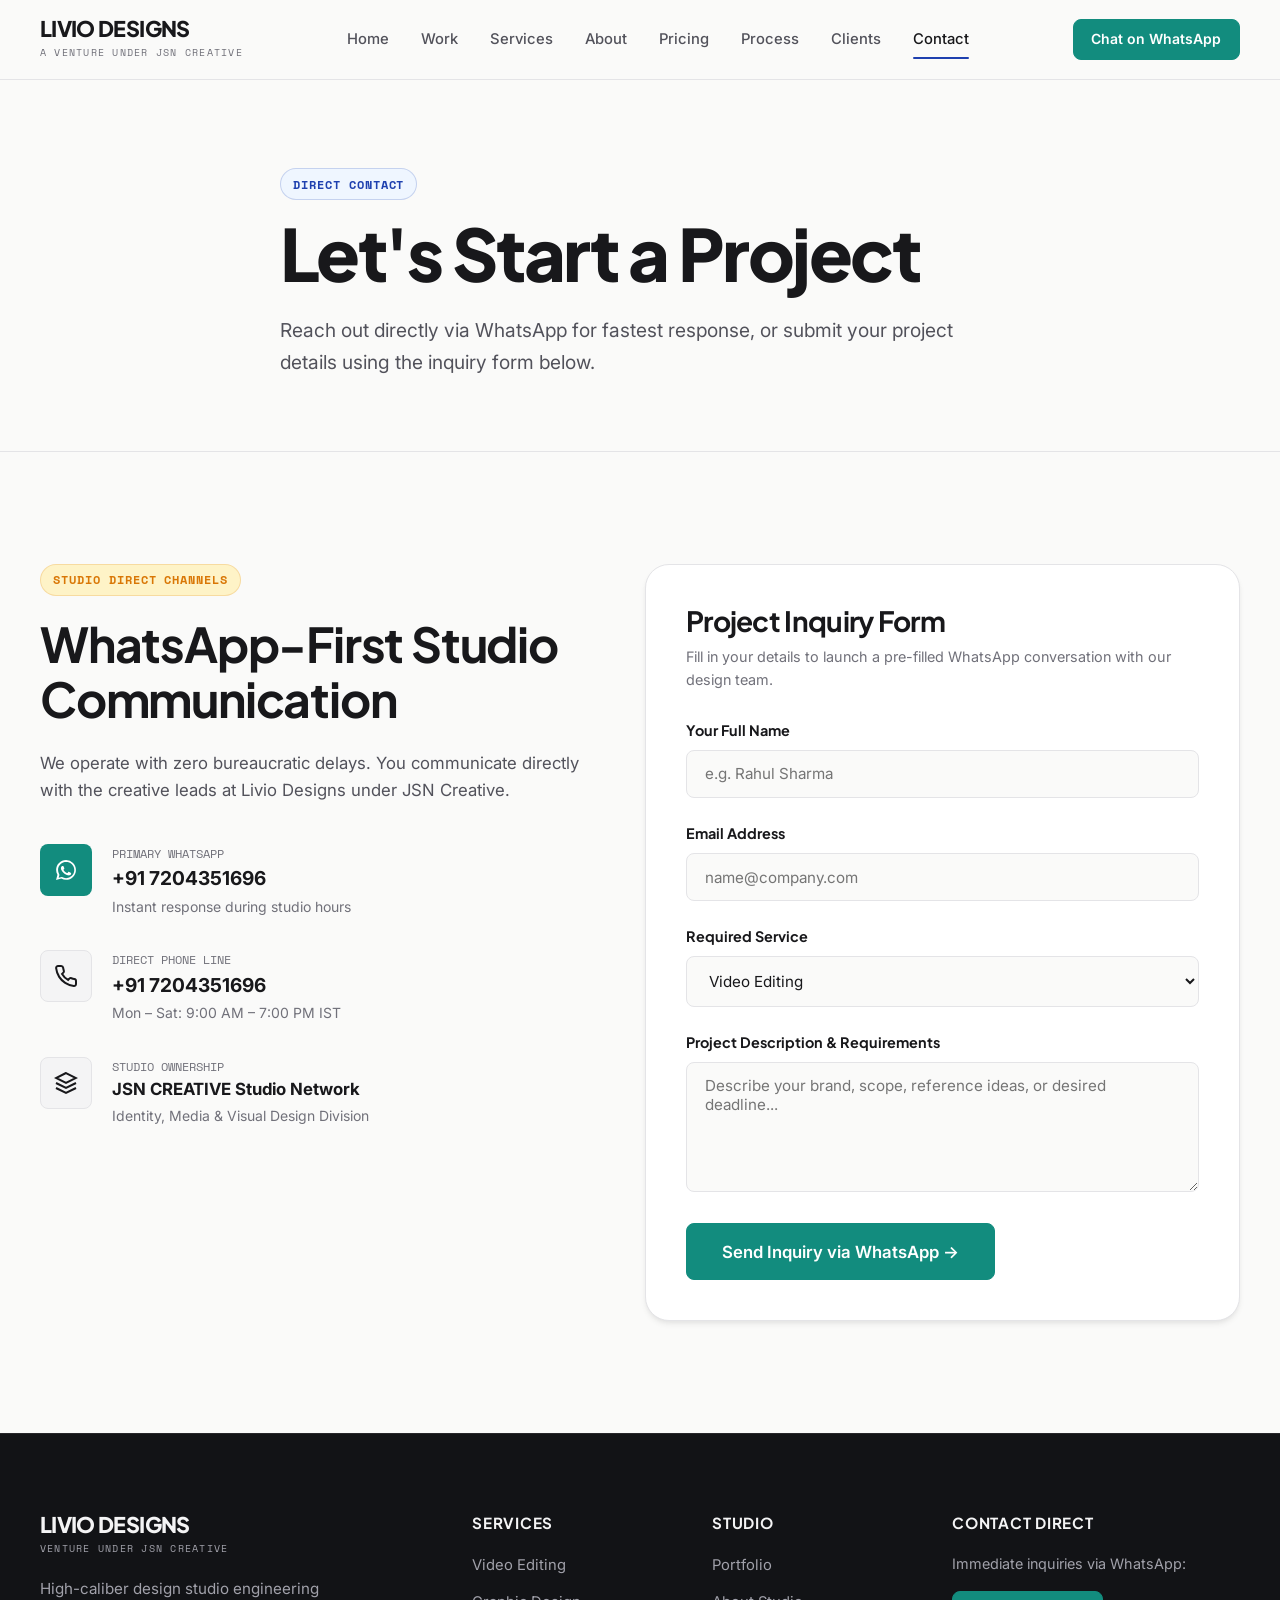
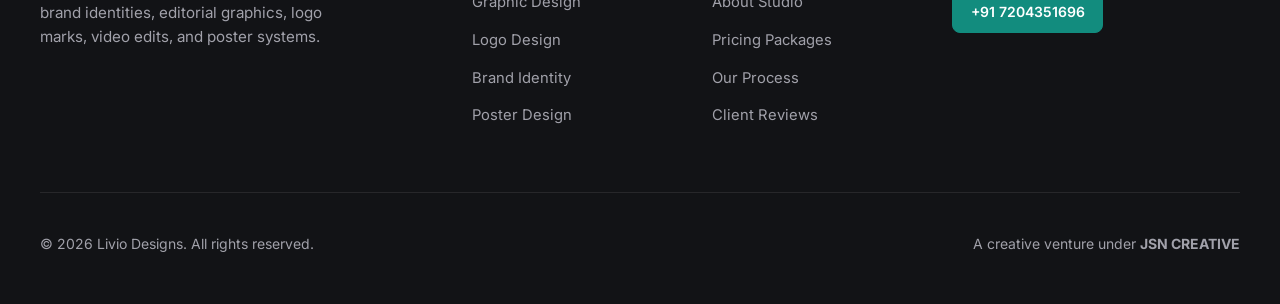
<file: contact.html>
<!DOCTYPE html>
<html lang="en">
<head>
  <meta charset="UTF-8">
  <meta name="viewport" content="width=device-width, initial-scale=1.0">
  <title>Contact Livio Designs — WhatsApp &amp; Direct Studio Inquiries</title>
  <meta name="description" content="Contact Livio Designs directly via WhatsApp (+91 7204351696) or phone call for Video Editing, Logo Design, Branding, Graphic Design, and Posters.">
  <link rel="icon" type="image/svg+xml" href="img/favicon.svg?v=2">
  <link rel="shortcut icon" href="favicon.svg?v=2">
  <link rel="stylesheet" href="css/core.css">
  <link rel="stylesheet" href="css/inner.css">
</head>
<body>

  <!-- Header / Navigation -->
  <header class="header">
    <div class="wrap header-inner">
      <a href="index.html" class="brand-logo" aria-label="Livio Designs Home">
        <span class="brand-name">LIVIO DESIGNS</span>
        <span class="brand-sub">A VENTURE UNDER JSN CREATIVE</span>
      </a>

      <nav class="nav-desktop" aria-label="Main Navigation">
        <a href="index.html" class="nav-link">Home</a>
        <a href="work.html" class="nav-link">Work</a>
        <a href="services.html" class="nav-link">Services</a>
        <a href="about.html" class="nav-link">About</a>
        <a href="pricing.html" class="nav-link">Pricing</a>
        <a href="process.html" class="nav-link">Process</a>
        <a href="testimonials.html" class="nav-link">Clients</a>
        <a href="contact.html" class="nav-link active">Contact</a>
      </nav>

      <div class="header-cta">
        <a href="https://wa.me/917204351696?text=Hi%20Livio%20Designs%2C%20I'd%20like%20to%20start%20a%20new%20project." target="_blank" rel="noopener" class="btn btn-whatsapp btn-sm">
          Chat on WhatsApp
        </a>
      </div>

      <button class="mobile-toggle" aria-label="Toggle navigation menu" aria-expanded="false">
        <svg width="22" height="22" viewBox="0 0 24 24" fill="none" stroke="currentColor" stroke-width="2" stroke-linecap="round"><path d="M4 6h16M4 12h16M4 18h16"/></svg>
      </button>
    </div>
  </header>

  <!-- Mobile Overlay Menu -->
  <div class="mobile-menu">
    <ul class="mobile-nav-list">
      <li><a href="index.html" class="mobile-nav-link">Home</a></li>
      <li><a href="work.html" class="mobile-nav-link">Work</a></li>
      <li><a href="services.html" class="mobile-nav-link">Services</a></li>
      <li><a href="about.html" class="mobile-nav-link">About Studio</a></li>
      <li><a href="pricing.html" class="mobile-nav-link">Pricing &amp; Packages</a></li>
      <li><a href="process.html" class="mobile-nav-link">Our Process</a></li>
      <li><a href="testimonials.html" class="mobile-nav-link">Client Reviews</a></li>
      <li><a href="contact.html" class="mobile-nav-link active">Contact Us</a></li>
    </ul>
  </div>

  <!-- Page Header -->
  <section class="page-header">
    <div class="wrap page-header-inner">
      <span class="spec-tag spec-tag-blue">DIRECT CONTACT</span>
      <h1>Let's Start a Project</h1>
      <p>Reach out directly via WhatsApp for fastest response, or submit your project details using the inquiry form below.</p>
    </div>
  </section>

  <!-- Contact Grid Section -->
  <section class="section">
    <div class="wrap">
      <div class="contact-grid">

        <!-- Info Column -->
        <div class="reveal">
          <span class="spec-tag spec-tag-accent" style="margin-bottom: 1.25rem;">STUDIO DIRECT CHANNELS</span>
          <h2 style="margin-bottom: 1.5rem;">WhatsApp-First Studio Communication</h2>
          <p style="margin-bottom: 2.5rem; font-size: 1.05rem;">
            We operate with zero bureaucratic delays. You communicate directly with the creative leads at Livio Designs under JSN Creative.
          </p>

          <!-- WhatsApp Primary Contact Item -->
          <div class="contact-info-item">
            <div class="contact-icon" style="background-color: var(--accent-whatsapp-dark); color: #FFF; border: none;">
              <svg width="24" height="24" viewBox="0 0 24 24" fill="currentColor"><path d="M12.04 2c-5.46 0-9.91 4.45-9.91 9.91 0 1.75.46 3.45 1.32 4.95L2.05 22l5.25-1.38c1.45.79 3.08 1.21 4.74 1.21 5.46 0 9.91-4.45 9.91-9.91 0-2.65-1.03-5.14-2.9-7.01A9.84 9.84 0 0012.04 2zm.01 1.67c4.54 0 8.24 3.7 8.24 8.24 0 2.2-.86 4.27-2.42 5.82a8.18 8.18 0 01-5.82 2.42c-1.42 0-2.82-.37-4.06-1.07l-.29-.17-3.02.79.81-2.95-.19-.31a8.17 8.17 0 01-1.25-4.33c0-4.54 3.7-8.24 8.24-8.24zm4.51 10.96c-.25-.13-1.47-.72-1.7-.81-.23-.08-.39-.13-.56.13-.17.25-.64.81-.79.98-.15.17-.3.19-.55.07-.25-.13-1.06-.39-2.02-1.25-.74-.66-1.25-1.48-1.39-1.73-.15-.25-.02-.38.11-.51.11-.11.25-.29.37-.44.13-.15.17-.25.25-.42.08-.17.04-.31-.02-.44-.06-.13-.56-1.35-.77-1.85-.2-.49-.4-.42-.55-.43l-.47-.01c-.17 0-.44.06-.67.31-.23.25-.88.86-.88 2.1 0 1.24.9 2.44 1.03 2.61.13.17 1.77 2.71 4.3 3.8.6.26 1.07.41 1.44.53.61.19 1.16.16 1.6.1.49-.07 1.47-.6 1.68-1.18.21-.58.21-1.07.15-1.18-.06-.11-.22-.17-.47-.3z"/></svg>
            </div>
            <div>
              <div style="font-family: var(--font-mono); font-size: 0.75rem; color: var(--text-muted); text-transform: uppercase;">Primary WhatsApp</div>
              <a href="https://wa.me/917204351696?text=Hi%20Livio%20Designs%2C%20I'd%20like%20to%20discuss%20a%20new%20project." target="_blank" rel="noopener" style="font-size: 1.2rem; font-weight: 700; color: var(--text-primary);">
                +91 7204351696
              </a>
              <div style="font-size: 0.875rem; color: var(--text-muted); margin-top: 2px;">Instant response during studio hours</div>
            </div>
          </div>

          <!-- Phone Call Item -->
          <div class="contact-info-item">
            <div class="contact-icon">
              <svg width="24" height="24" viewBox="0 0 24 24" fill="none" stroke="currentColor" stroke-width="2"><path d="M22 16.92v3a2 2 0 0 1-2.18 2 19.79 19.79 0 0 1-8.63-3.07 19.5 19.5 0 0 1-6-6 19.79 19.79 0 0 1-3.07-8.67A2 2 0 0 1 4.11 2h3a2 2 0 0 1 2 1.72 12.84 12.84 0 0 0 .7 2.81 2 2 0 0 1-.45 2.11L8.09 9.91a16 16 0 0 0 6 6l1.27-1.27a2 2 0 0 1 2.11-.45 12.84 12.84 0 0 0 2.81.7A2 2 0 0 1 22 16.92z"/></svg>
            </div>
            <div>
              <div style="font-family: var(--font-mono); font-size: 0.75rem; color: var(--text-muted); text-transform: uppercase;">Direct Phone Line</div>
              <a href="tel:+917204351696" style="font-size: 1.2rem; font-weight: 700; color: var(--text-primary);">
                +91 7204351696
              </a>
              <div style="font-size: 0.875rem; color: var(--text-muted); margin-top: 2px;">Mon – Sat: 9:00 AM – 7:00 PM IST</div>
            </div>
          </div>

          <!-- Parent Venture Item -->
          <div class="contact-info-item">
            <div class="contact-icon">
              <svg width="24" height="24" viewBox="0 0 24 24" fill="none" stroke="currentColor" stroke-width="2"><path d="M12 2L2 7l10 5 10-5-10-5zM2 17l10 5 10-5M2 12l10 5 10-5"/></svg>
            </div>
            <div>
              <div style="font-family: var(--font-mono); font-size: 0.75rem; color: var(--text-muted); text-transform: uppercase;">Studio Ownership</div>
              <div style="font-size: 1.05rem; font-weight: 700; color: var(--text-primary);">
                JSN CREATIVE Studio Network
              </div>
              <div style="font-size: 0.875rem; color: var(--text-muted); margin-top: 2px;">Identity, Media &amp; Visual Design Division</div>
            </div>
          </div>

        </div>

        <!-- Inquiry Form Column -->
        <div class="reveal">
          <form class="contact-form" id="studio-contact-form">
            <h3 style="margin-bottom: 0.5rem;">Project Inquiry Form</h3>
            <p style="font-size: 0.9rem; color: var(--text-muted); margin-bottom: 1.75rem;">
              Fill in your details to launch a pre-filled WhatsApp conversation with our design team.
            </p>

            <div class="form-group">
              <label class="form-label" for="form-name">Your Full Name</label>
              <input type="text" id="form-name" class="form-input" placeholder="e.g. Rahul Sharma" required>
            </div>

            <div class="form-group">
              <label class="form-label" for="form-email">Email Address</label>
              <input type="email" id="form-email" class="form-input" placeholder="name@company.com" required>
            </div>

            <div class="form-group">
              <label class="form-label" for="form-service">Required Service</label>
              <select id="form-service" class="form-select">
                <option value="Video Editing">Video Editing</option>
                <option value="Graphic Design">Graphic Design &amp; Marketing Collateral</option>
                <option value="Logo Design">Logo Design</option>
                <option value="Brand Design / Branding">Brand Design / Branding Package</option>
                <option value="Poster Design">Poster &amp; Exhibition Design</option>
                <option value="Custom Multi-Service Bundle">Custom Multi-Service Bundle</option>
              </select>
            </div>

            <div class="form-group">
              <label class="form-label" for="form-message">Project Description &amp; Requirements</label>
              <textarea id="form-message" class="form-textarea" placeholder="Describe your brand, scope, reference ideas, or desired deadline..." required></textarea>
            </div>

            <button type="submit" class="btn btn-whatsapp style-full btn-lg">
              Send Inquiry via WhatsApp →
            </button>
          </form>
        </div>

      </div>
    </div>
  </section>

  <!-- Global Footer -->
  <footer class="footer">
    <div class="wrap">
      <div class="footer-grid">
        <div class="footer-col">
          <div class="brand-logo">
            <span class="brand-name">LIVIO DESIGNS</span>
            <span class="brand-sub">VENTURE UNDER JSN CREATIVE</span>
          </div>
          <p class="footer-desc">
            High-caliber design studio engineering brand identities, editorial graphics, logo marks, video edits, and poster systems.
          </p>
        </div>

        <div class="footer-col">
          <h4 class="footer-heading">Services</h4>
          <ul class="footer-links">
            <li><a href="services.html#video-editing">Video Editing</a></li>
            <li><a href="services.html#graphic-design">Graphic Design</a></li>
            <li><a href="services.html#logo-design">Logo Design</a></li>
            <li><a href="services.html#brand-design">Brand Identity</a></li>
            <li><a href="services.html#poster-design">Poster Design</a></li>
          </ul>
        </div>

        <div class="footer-col">
          <h4 class="footer-heading">Studio</h4>
          <ul class="footer-links">
            <li><a href="work.html">Portfolio</a></li>
            <li><a href="about.html">About Studio</a></li>
            <li><a href="pricing.html">Pricing Packages</a></li>
            <li><a href="process.html">Our Process</a></li>
            <li><a href="testimonials.html">Client Reviews</a></li>
          </ul>
        </div>

        <div class="footer-col">
          <h4 class="footer-heading">Contact Direct</h4>
          <p style="color: var(--text-light-muted); font-size: 0.9rem; margin-bottom: 1rem;">Immediate inquiries via WhatsApp:</p>
          <a href="https://wa.me/917204351696?text=Hi%20Livio%20Designs%2C%20I'd%20like%20to%20discuss%20a%20project." target="_blank" rel="noopener" class="btn btn-whatsapp style-full btn-sm">+91 7204351696</a>
        </div>
      </div>

      <div class="footer-bottom">
        <span>&copy; 2026 Livio Designs. All rights reserved.</span>
        <span>A creative venture under <strong>JSN CREATIVE</strong></span>
      </div>
    </div>
  </footer>

  <script src="js/main.js"></script>
</body>
</html>
</file>
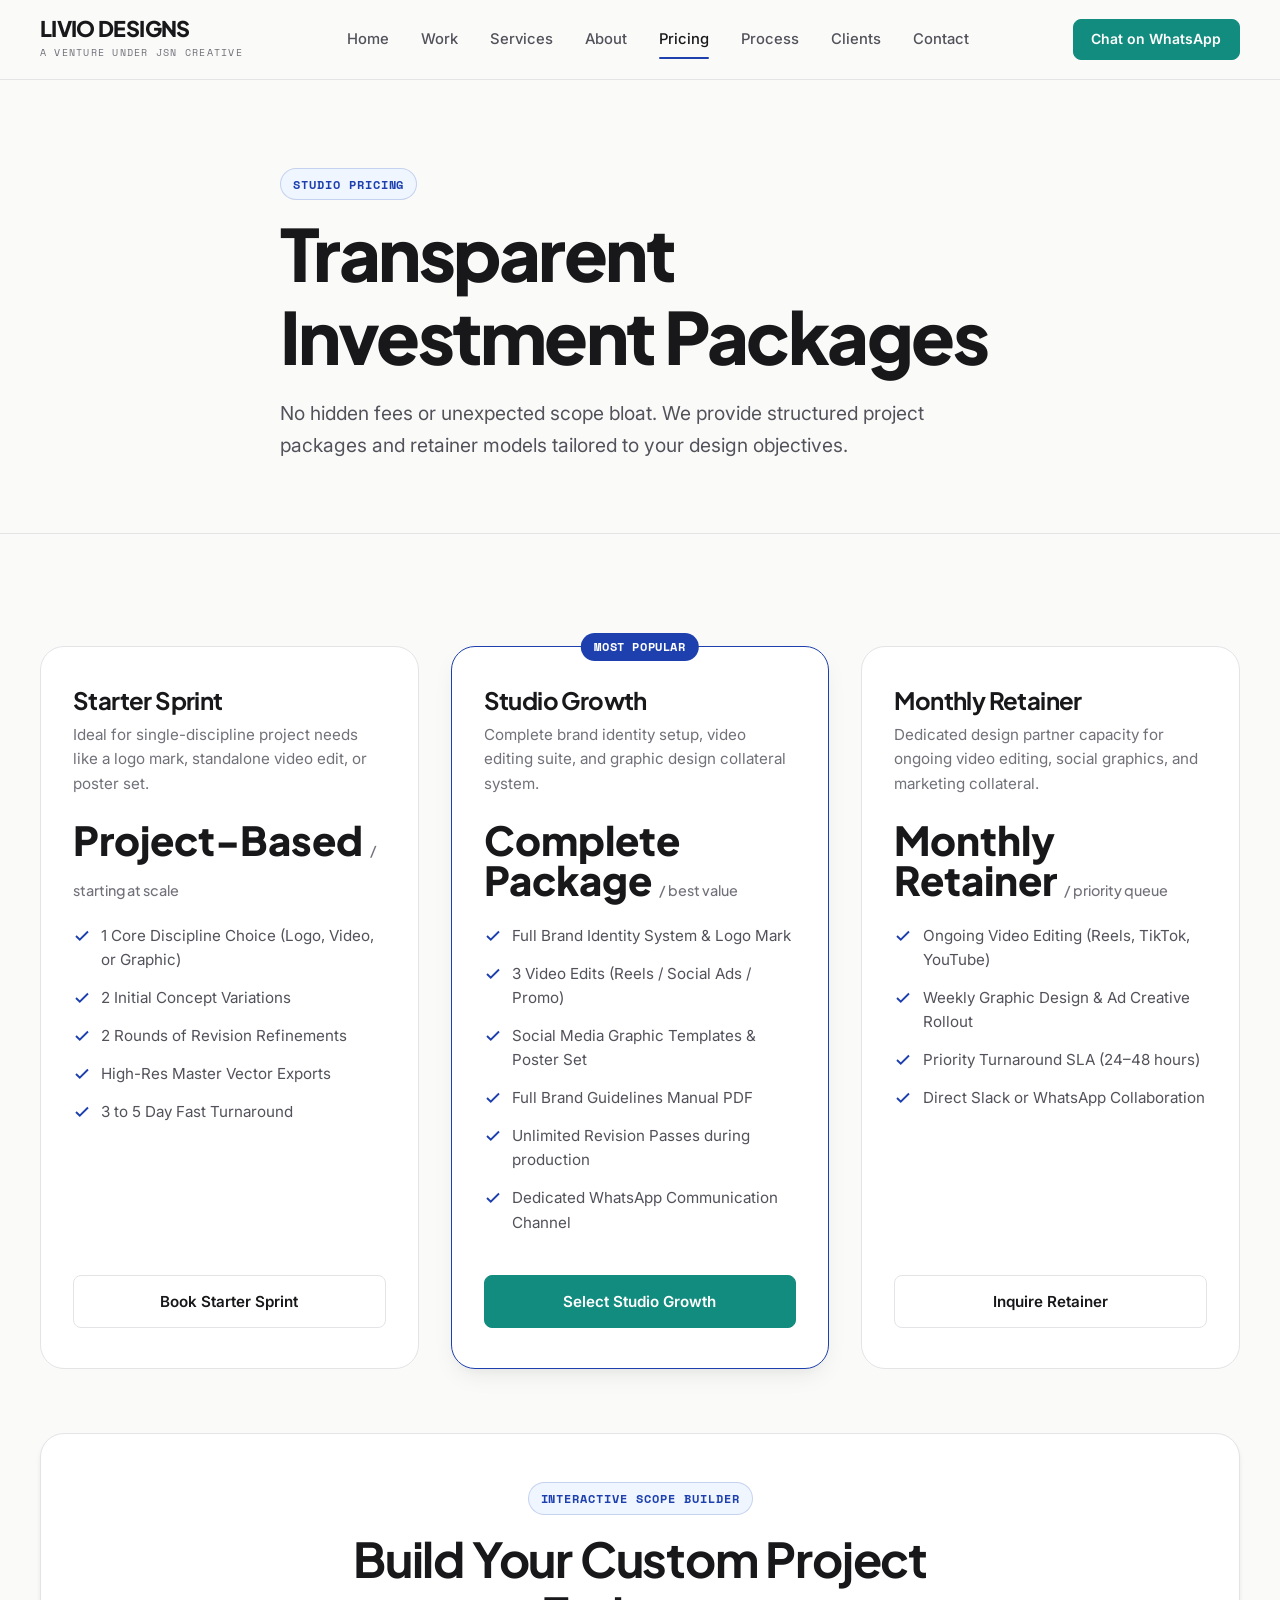
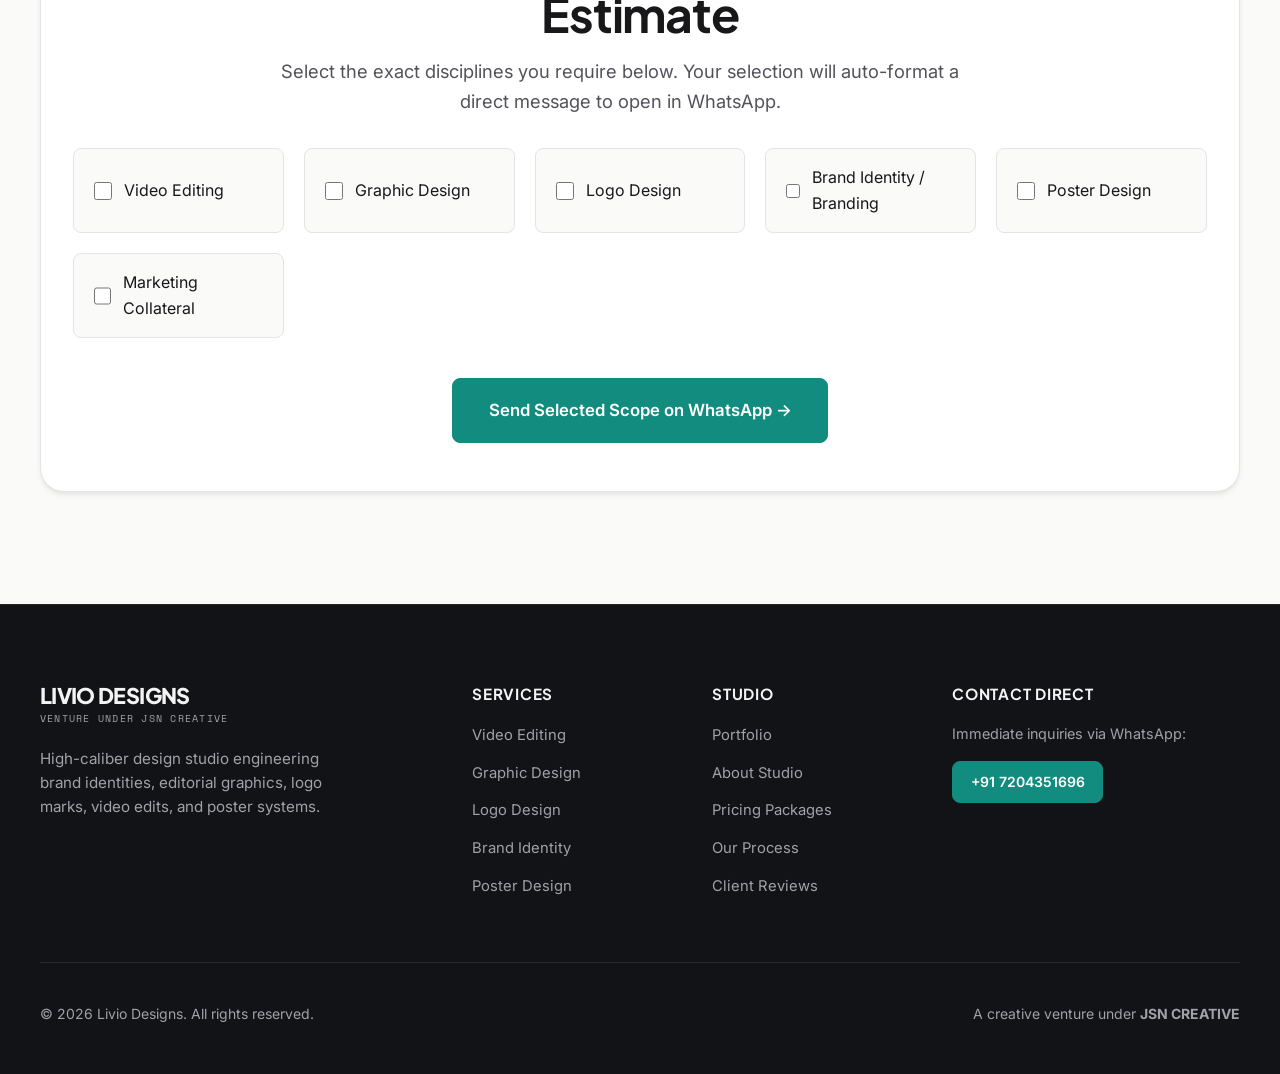
<file: pricing.html>
<!DOCTYPE html>
<html lang="en">
<head>
  <meta charset="UTF-8">
  <meta name="viewport" content="width=device-width, initial-scale=1.0">
  <title>Transparent Pricing &amp; Packages — Livio Designs</title>
  <meta name="description" content="Explore clear pricing tiers and packages for Video Editing, Logo Design, Brand Identity, Graphic Design, and Poster Design at Livio Designs.">
  <link rel="icon" type="image/svg+xml" href="img/favicon.svg?v=2">
  <link rel="shortcut icon" href="favicon.svg?v=2">
  <link rel="stylesheet" href="css/core.css">
  <link rel="stylesheet" href="css/inner.css">
</head>
<body>

  <!-- Header / Navigation -->
  <header class="header">
    <div class="wrap header-inner">
      <a href="index.html" class="brand-logo" aria-label="Livio Designs Home">
        <span class="brand-name">LIVIO DESIGNS</span>
        <span class="brand-sub">A VENTURE UNDER JSN CREATIVE</span>
      </a>

      <nav class="nav-desktop" aria-label="Main Navigation">
        <a href="index.html" class="nav-link">Home</a>
        <a href="work.html" class="nav-link">Work</a>
        <a href="services.html" class="nav-link">Services</a>
        <a href="about.html" class="nav-link">About</a>
        <a href="pricing.html" class="nav-link active">Pricing</a>
        <a href="process.html" class="nav-link">Process</a>
        <a href="testimonials.html" class="nav-link">Clients</a>
        <a href="contact.html" class="nav-link">Contact</a>
      </nav>

      <div class="header-cta">
        <a href="https://wa.me/917204351696?text=Hi%20Livio%20Designs%2C%20I'm%20reviewing%20your%20pricing%20packages%20and%20want%20to%20discuss%20a%20project." target="_blank" rel="noopener" class="btn btn-whatsapp btn-sm">
          Chat on WhatsApp
        </a>
      </div>

      <button class="mobile-toggle" aria-label="Toggle navigation menu" aria-expanded="false">
        <svg width="22" height="22" viewBox="0 0 24 24" fill="none" stroke="currentColor" stroke-width="2" stroke-linecap="round"><path d="M4 6h16M4 12h16M4 18h16"/></svg>
      </button>
    </div>
  </header>

  <!-- Mobile Overlay Menu -->
  <div class="mobile-menu">
    <ul class="mobile-nav-list">
      <li><a href="index.html" class="mobile-nav-link">Home</a></li>
      <li><a href="work.html" class="mobile-nav-link">Work</a></li>
      <li><a href="services.html" class="mobile-nav-link">Services</a></li>
      <li><a href="about.html" class="mobile-nav-link">About Studio</a></li>
      <li><a href="pricing.html" class="mobile-nav-link active">Pricing &amp; Packages</a></li>
      <li><a href="process.html" class="mobile-nav-link">Our Process</a></li>
      <li><a href="testimonials.html" class="mobile-nav-link">Client Reviews</a></li>
      <li><a href="contact.html" class="mobile-nav-link">Contact Us</a></li>
    </ul>
  </div>

  <!-- Page Header -->
  <section class="page-header">
    <div class="wrap page-header-inner">
      <span class="spec-tag spec-tag-blue">STUDIO PRICING</span>
      <h1>Transparent Investment Packages</h1>
      <p>No hidden fees or unexpected scope bloat. We provide structured project packages and retainer models tailored to your design objectives.</p>
    </div>
  </section>

  <!-- Pricing Cards Section -->
  <section class="section">
    <div class="wrap">
      <div class="pricing-grid">

        <!-- Tier 1: Starter Sprint -->
        <div class="pricing-card reveal">
          <h3 class="pricing-title">Starter Sprint</h3>
          <p class="pricing-desc">Ideal for single-discipline project needs like a logo mark, standalone video edit, or poster set.</p>
          <div class="pricing-price">Project-Based <span>/ starting at scale</span></div>
          
          <ul class="pricing-features">
            <li>
              <svg viewBox="0 0 24 24" fill="none" stroke="currentColor" stroke-width="2.5"><polyline points="20 6 9 17 4 12"/></svg>
              <span>1 Core Discipline Choice (Logo, Video, or Graphic)</span>
            </li>
            <li>
              <svg viewBox="0 0 24 24" fill="none" stroke="currentColor" stroke-width="2.5"><polyline points="20 6 9 17 4 12"/></svg>
              <span>2 Initial Concept Variations</span>
            </li>
            <li>
              <svg viewBox="0 0 24 24" fill="none" stroke="currentColor" stroke-width="2.5"><polyline points="20 6 9 17 4 12"/></svg>
              <span>2 Rounds of Revision Refinements</span>
            </li>
            <li>
              <svg viewBox="0 0 24 24" fill="none" stroke="currentColor" stroke-width="2.5"><polyline points="20 6 9 17 4 12"/></svg>
              <span>High-Res Master Vector Exports</span>
            </li>
            <li>
              <svg viewBox="0 0 24 24" fill="none" stroke="currentColor" stroke-width="2.5"><polyline points="20 6 9 17 4 12"/></svg>
              <span>3 to 5 Day Fast Turnaround</span>
            </li>
          </ul>

          <a href="https://wa.me/917204351696?text=Hi%20Livio%20Designs%2C%20I'd%20like%20to%20book%20the%20Starter%20Sprint%20package." target="_blank" rel="noopener" class="btn btn-outline style-full">
            Book Starter Sprint
          </a>
        </div>

        <!-- Tier 2: Studio Growth (Featured) -->
        <div class="pricing-card featured reveal">
          <span class="pricing-badge">MOST POPULAR</span>
          <h3 class="pricing-title">Studio Growth</h3>
          <p class="pricing-desc">Complete brand identity setup, video editing suite, and graphic design collateral system.</p>
          <div class="pricing-price">Complete Package <span>/ best value</span></div>

          <ul class="pricing-features">
            <li>
              <svg viewBox="0 0 24 24" fill="none" stroke="currentColor" stroke-width="2.5"><polyline points="20 6 9 17 4 12"/></svg>
              <span>Full Brand Identity System &amp; Logo Mark</span>
            </li>
            <li>
              <svg viewBox="0 0 24 24" fill="none" stroke="currentColor" stroke-width="2.5"><polyline points="20 6 9 17 4 12"/></svg>
              <span>3 Video Edits (Reels / Social Ads / Promo)</span>
            </li>
            <li>
              <svg viewBox="0 0 24 24" fill="none" stroke="currentColor" stroke-width="2.5"><polyline points="20 6 9 17 4 12"/></svg>
              <span>Social Media Graphic Templates &amp; Poster Set</span>
            </li>
            <li>
              <svg viewBox="0 0 24 24" fill="none" stroke="currentColor" stroke-width="2.5"><polyline points="20 6 9 17 4 12"/></svg>
              <span>Full Brand Guidelines Manual PDF</span>
            </li>
            <li>
              <svg viewBox="0 0 24 24" fill="none" stroke="currentColor" stroke-width="2.5"><polyline points="20 6 9 17 4 12"/></svg>
              <span>Unlimited Revision Passes during production</span>
            </li>
            <li>
              <svg viewBox="0 0 24 24" fill="none" stroke="currentColor" stroke-width="2.5"><polyline points="20 6 9 17 4 12"/></svg>
              <span>Dedicated WhatsApp Communication Channel</span>
            </li>
          </ul>

          <a href="https://wa.me/917204351696?text=Hi%20Livio%20Designs%2C%20I'm%20interested%20in%20the%20Studio%20Growth%20Package." target="_blank" rel="noopener" class="btn btn-whatsapp style-full">
            Select Studio Growth
          </a>
        </div>

        <!-- Tier 3: Custom Retainer -->
        <div class="pricing-card reveal">
          <h3 class="pricing-title">Monthly Retainer</h3>
          <p class="pricing-desc">Dedicated design partner capacity for ongoing video editing, social graphics, and marketing collateral.</p>
          <div class="pricing-price">Monthly Retainer <span>/ priority queue</span></div>

          <ul class="pricing-features">
            <li>
              <svg viewBox="0 0 24 24" fill="none" stroke="currentColor" stroke-width="2.5"><polyline points="20 6 9 17 4 12"/></svg>
              <span>Ongoing Video Editing (Reels, TikTok, YouTube)</span>
            </li>
            <li>
              <svg viewBox="0 0 24 24" fill="none" stroke="currentColor" stroke-width="2.5"><polyline points="20 6 9 17 4 12"/></svg>
              <span>Weekly Graphic Design &amp; Ad Creative Rollout</span>
            </li>
            <li>
              <svg viewBox="0 0 24 24" fill="none" stroke="currentColor" stroke-width="2.5"><polyline points="20 6 9 17 4 12"/></svg>
              <span>Priority Turnaround SLA (24–48 hours)</span>
            </li>
            <li>
              <svg viewBox="0 0 24 24" fill="none" stroke="currentColor" stroke-width="2.5"><polyline points="20 6 9 17 4 12"/></svg>
              <span>Direct Slack or WhatsApp Collaboration</span>
            </li>
          </ul>

          <a href="https://wa.me/917204351696?text=Hi%20Livio%20Designs%2C%20I'd%20like%20to%20discuss%20a%20Monthly%20Design%20Retainer." target="_blank" rel="noopener" class="btn btn-outline style-full">
            Inquire Retainer
          </a>
        </div>

      </div>

      <!-- Custom Estimator Interactive Tool -->
      <div class="estimator-card reveal">
        <div class="section-header text-center" style="margin-bottom: 1.5rem;">
          <span class="spec-tag spec-tag-blue">INTERACTIVE SCOPE BUILDER</span>
          <h2>Build Your Custom Project Estimate</h2>
          <p>Select the exact disciplines you require below. Your selection will auto-format a direct message to open in WhatsApp.</p>
        </div>

        <div class="estimator-options">
          <label class="estimator-checkbox">
            <input type="checkbox" value="Video Editing (Short/Long Form)">
            <span>Video Editing</span>
          </label>
          <label class="estimator-checkbox">
            <input type="checkbox" value="Graphic Design &amp; Social Creatives">
            <span>Graphic Design</span>
          </label>
          <label class="estimator-checkbox">
            <input type="checkbox" value="Logo Design &amp; Vector Mark">
            <span>Logo Design</span>
          </label>
          <label class="estimator-checkbox">
            <input type="checkbox" value="Full Brand Identity &amp; Guidelines">
            <span>Brand Identity / Branding</span>
          </label>
          <label class="estimator-checkbox">
            <input type="checkbox" value="Poster &amp; Print Design">
            <span>Poster Design</span>
          </label>
          <label class="estimator-checkbox">
            <input type="checkbox" value="Pitch Deck / Marketing Collateral">
            <span>Marketing Collateral</span>
          </label>
        </div>

        <div style="text-align: center;">
          <a href="https://wa.me/917204351696?text=Hi%20Livio%20Designs%2C%20I'd%20like%20to%20get%20an%20estimate%20for%20a%20custom%20project." id="estimator-submit" target="_blank" rel="noopener" class="btn btn-whatsapp btn-lg">
            Send Selected Scope on WhatsApp →
          </a>
        </div>
      </div>

    </div>
  </section>

  <!-- Global Footer -->
  <footer class="footer">
    <div class="wrap">
      <div class="footer-grid">
        <div class="footer-col">
          <div class="brand-logo">
            <span class="brand-name">LIVIO DESIGNS</span>
            <span class="brand-sub">VENTURE UNDER JSN CREATIVE</span>
          </div>
          <p class="footer-desc">
            High-caliber design studio engineering brand identities, editorial graphics, logo marks, video edits, and poster systems.
          </p>
        </div>

        <div class="footer-col">
          <h4 class="footer-heading">Services</h4>
          <ul class="footer-links">
            <li><a href="services.html#video-editing">Video Editing</a></li>
            <li><a href="services.html#graphic-design">Graphic Design</a></li>
            <li><a href="services.html#logo-design">Logo Design</a></li>
            <li><a href="services.html#brand-design">Brand Identity</a></li>
            <li><a href="services.html#poster-design">Poster Design</a></li>
          </ul>
        </div>

        <div class="footer-col">
          <h4 class="footer-heading">Studio</h4>
          <ul class="footer-links">
            <li><a href="work.html">Portfolio</a></li>
            <li><a href="about.html">About Studio</a></li>
            <li><a href="pricing.html">Pricing Packages</a></li>
            <li><a href="process.html">Our Process</a></li>
            <li><a href="testimonials.html">Client Reviews</a></li>
          </ul>
        </div>

        <div class="footer-col">
          <h4 class="footer-heading">Contact Direct</h4>
          <p style="color: var(--text-light-muted); font-size: 0.9rem; margin-bottom: 1rem;">Immediate inquiries via WhatsApp:</p>
          <a href="https://wa.me/917204351696?text=Hi%20Livio%20Designs%2C%20I'd%20like%20to%20discuss%20a%20project." target="_blank" rel="noopener" class="btn btn-whatsapp style-full btn-sm">+91 7204351696</a>
        </div>
      </div>

      <div class="footer-bottom">
        <span>&copy; 2026 Livio Designs. All rights reserved.</span>
        <span>A creative venture under <strong>JSN CREATIVE</strong></span>
      </div>
    </div>
  </footer>

  <script src="js/main.js"></script>
</body>
</html>
</file>
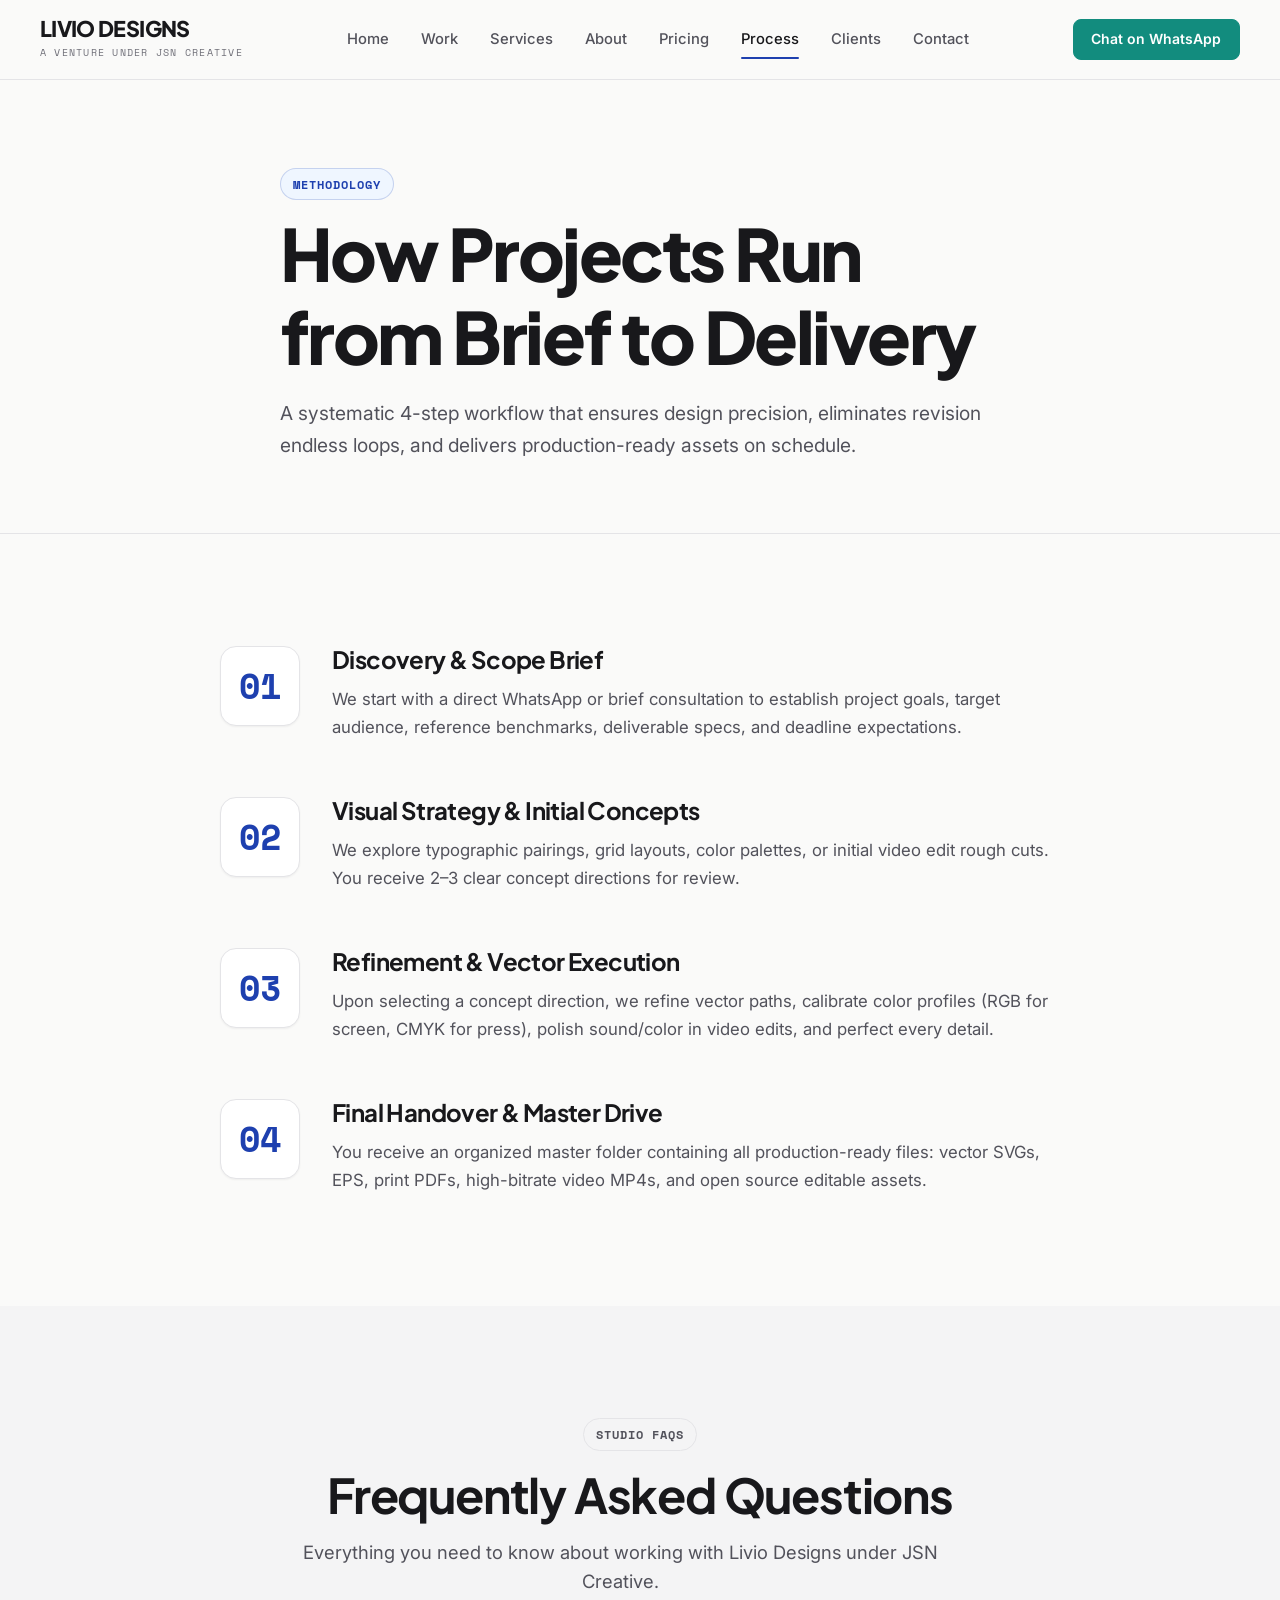
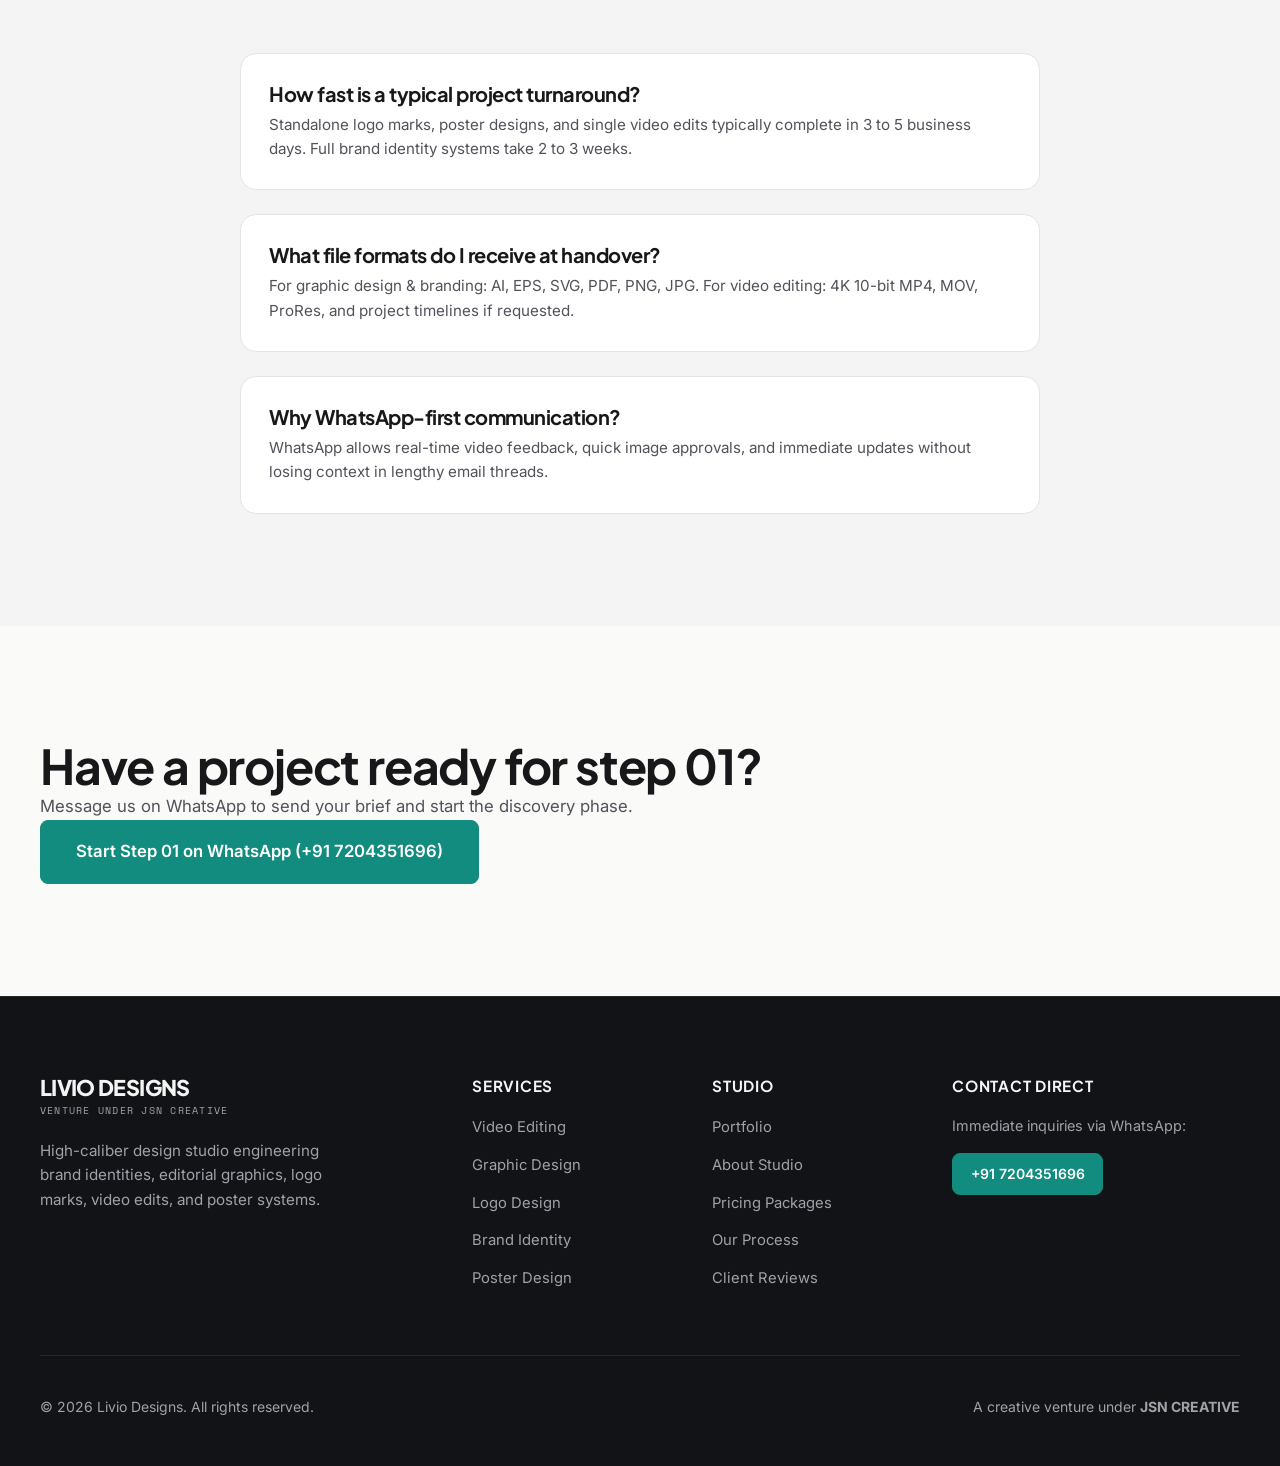
<file: process.html>
<!DOCTYPE html>
<html lang="en">
<head>
  <meta charset="UTF-8">
  <meta name="viewport" content="width=device-width, initial-scale=1.0">
  <title>Our Design Process &amp; Methodology — Livio Designs</title>
  <meta name="description" content="Discover how Livio Designs executes branding, video editing, logo design, graphic design, and posters from brief to delivery.">
  <link rel="icon" type="image/svg+xml" href="img/favicon.svg?v=2">
  <link rel="shortcut icon" href="favicon.svg?v=2">
  <link rel="stylesheet" href="css/core.css">
  <link rel="stylesheet" href="css/inner.css">
</head>
<body>

  <!-- Header / Navigation -->
  <header class="header">
    <div class="wrap header-inner">
      <a href="index.html" class="brand-logo" aria-label="Livio Designs Home">
        <span class="brand-name">LIVIO DESIGNS</span>
        <span class="brand-sub">A VENTURE UNDER JSN CREATIVE</span>
      </a>

      <nav class="nav-desktop" aria-label="Main Navigation">
        <a href="index.html" class="nav-link">Home</a>
        <a href="work.html" class="nav-link">Work</a>
        <a href="services.html" class="nav-link">Services</a>
        <a href="about.html" class="nav-link">About</a>
        <a href="pricing.html" class="nav-link">Pricing</a>
        <a href="process.html" class="nav-link active">Process</a>
        <a href="testimonials.html" class="nav-link">Clients</a>
        <a href="contact.html" class="nav-link">Contact</a>
      </nav>

      <div class="header-cta">
        <a href="https://wa.me/917204351696?text=Hi%20Livio%20Designs%2C%20I'm%20learning%20about%20your%20process%20and%20want%20to%20start%20a%20project." target="_blank" rel="noopener" class="btn btn-whatsapp btn-sm">
          Chat on WhatsApp
        </a>
      </div>

      <button class="mobile-toggle" aria-label="Toggle navigation menu" aria-expanded="false">
        <svg width="22" height="22" viewBox="0 0 24 24" fill="none" stroke="currentColor" stroke-width="2" stroke-linecap="round"><path d="M4 6h16M4 12h16M4 18h16"/></svg>
      </button>
    </div>
  </header>

  <!-- Mobile Overlay Menu -->
  <div class="mobile-menu">
    <ul class="mobile-nav-list">
      <li><a href="index.html" class="mobile-nav-link">Home</a></li>
      <li><a href="work.html" class="mobile-nav-link">Work</a></li>
      <li><a href="services.html" class="mobile-nav-link">Services</a></li>
      <li><a href="about.html" class="mobile-nav-link">About Studio</a></li>
      <li><a href="pricing.html" class="mobile-nav-link">Pricing &amp; Packages</a></li>
      <li><a href="process.html" class="mobile-nav-link active">Our Process</a></li>
      <li><a href="testimonials.html" class="mobile-nav-link">Client Reviews</a></li>
      <li><a href="contact.html" class="mobile-nav-link">Contact Us</a></li>
    </ul>
  </div>

  <!-- Page Header -->
  <section class="page-header">
    <div class="wrap page-header-inner">
      <span class="spec-tag spec-tag-blue">METHODOLOGY</span>
      <h1>How Projects Run from Brief to Delivery</h1>
      <p>A systematic 4-step workflow that ensures design precision, eliminates revision endless loops, and delivers production-ready assets on schedule.</p>
    </div>
  </section>

  <!-- Process Timeline Section -->
  <section class="section">
    <div class="wrap">
      <div class="process-timeline">

        <!-- Step 1 -->
        <div class="process-step reveal">
          <div class="process-number">01</div>
          <div class="process-content">
            <h3>Discovery &amp; Scope Brief</h3>
            <p>
              We start with a direct WhatsApp or brief consultation to establish project goals, target audience, reference benchmarks, deliverable specs, and deadline expectations.
            </p>
          </div>
        </div>

        <!-- Step 2 -->
        <div class="process-step reveal">
          <div class="process-number">02</div>
          <div class="process-content">
            <h3>Visual Strategy &amp; Initial Concepts</h3>
            <p>
              We explore typographic pairings, grid layouts, color palettes, or initial video edit rough cuts. You receive 2–3 clear concept directions for review.
            </p>
          </div>
        </div>

        <!-- Step 3 -->
        <div class="process-step reveal">
          <div class="process-number">03</div>
          <div class="process-content">
            <h3>Refinement &amp; Vector Execution</h3>
            <p>
              Upon selecting a concept direction, we refine vector paths, calibrate color profiles (RGB for screen, CMYK for press), polish sound/color in video edits, and perfect every detail.
            </p>
          </div>
        </div>

        <!-- Step 4 -->
        <div class="process-step reveal">
          <div class="process-number">04</div>
          <div class="process-content">
            <h3>Final Handover &amp; Master Drive</h3>
            <p>
              You receive an organized master folder containing all production-ready files: vector SVGs, EPS, print PDFs, high-bitrate video MP4s, and open source editable assets.
            </p>
          </div>
        </div>

      </div>
    </div>
  </section>

  <!-- FAQs Section -->
  <section class="section" style="background-color: var(--bg-subtle);">
    <div class="wrap">
      <div class="section-header text-center reveal">
        <span class="spec-tag">STUDIO FAQS</span>
        <h2>Frequently Asked Questions</h2>
        <p>Everything you need to know about working with Livio Designs under JSN Creative.</p>
      </div>

      <div style="max-width: 800px; margin: 0 auto; display: flex; flex-direction: column; gap: 1.5rem;">
        <div class="reveal" style="background: var(--bg-surface); border: 1px solid var(--border-color); padding: 1.75rem; border-radius: var(--radius-lg);">
          <h4 style="margin-bottom: 0.5rem;">How fast is a typical project turnaround?</h4>
          <p style="font-size: 0.95rem;">
            Standalone logo marks, poster designs, and single video edits typically complete in 3 to 5 business days. Full brand identity systems take 2 to 3 weeks.
          </p>
        </div>

        <div class="reveal" style="background: var(--bg-surface); border: 1px solid var(--border-color); padding: 1.75rem; border-radius: var(--radius-lg);">
          <h4 style="margin-bottom: 0.5rem;">What file formats do I receive at handover?</h4>
          <p style="font-size: 0.95rem;">
            For graphic design &amp; branding: AI, EPS, SVG, PDF, PNG, JPG. For video editing: 4K 10-bit MP4, MOV, ProRes, and project timelines if requested.
          </p>
        </div>

        <div class="reveal" style="background: var(--bg-surface); border: 1px solid var(--border-color); padding: 1.75rem; border-radius: var(--radius-lg);">
          <h4 style="margin-bottom: 0.5rem;">Why WhatsApp-first communication?</h4>
          <p style="font-size: 0.95rem;">
            WhatsApp allows real-time video feedback, quick image approvals, and immediate updates without losing context in lengthy email threads.
          </p>
        </div>
      </div>
    </div>
  </section>

  <!-- CTA Banner Section -->
  <section class="section wrap">
    <div class="cta-banner reveal">
      <h2>Have a project ready for step 01?</h2>
      <p>Message us on WhatsApp to send your brief and start the discovery phase.</p>
      <div class="cta-actions">
        <a href="https://wa.me/917204351696?text=Hi%20Livio%20Designs%2C%20I'd%20like%20to%20start%20Step%2001%20Discovery%20for%20a%20new%20project." target="_blank" rel="noopener" class="btn btn-whatsapp btn-lg">
          Start Step 01 on WhatsApp (+91 7204351696)
        </a>
      </div>
    </div>
  </section>

  <!-- Global Footer -->
  <footer class="footer">
    <div class="wrap">
      <div class="footer-grid">
        <div class="footer-col">
          <div class="brand-logo">
            <span class="brand-name">LIVIO DESIGNS</span>
            <span class="brand-sub">VENTURE UNDER JSN CREATIVE</span>
          </div>
          <p class="footer-desc">
            High-caliber design studio engineering brand identities, editorial graphics, logo marks, video edits, and poster systems.
          </p>
        </div>

        <div class="footer-col">
          <h4 class="footer-heading">Services</h4>
          <ul class="footer-links">
            <li><a href="services.html#video-editing">Video Editing</a></li>
            <li><a href="services.html#graphic-design">Graphic Design</a></li>
            <li><a href="services.html#logo-design">Logo Design</a></li>
            <li><a href="services.html#brand-design">Brand Identity</a></li>
            <li><a href="services.html#poster-design">Poster Design</a></li>
          </ul>
        </div>

        <div class="footer-col">
          <h4 class="footer-heading">Studio</h4>
          <ul class="footer-links">
            <li><a href="work.html">Portfolio</a></li>
            <li><a href="about.html">About Studio</a></li>
            <li><a href="pricing.html">Pricing Packages</a></li>
            <li><a href="process.html">Our Process</a></li>
            <li><a href="testimonials.html">Client Reviews</a></li>
          </ul>
        </div>

        <div class="footer-col">
          <h4 class="footer-heading">Contact Direct</h4>
          <p style="color: var(--text-light-muted); font-size: 0.9rem; margin-bottom: 1rem;">Immediate inquiries via WhatsApp:</p>
          <a href="https://wa.me/917204351696?text=Hi%20Livio%20Designs%2C%20I'd%20like%20to%20discuss%20a%20project." target="_blank" rel="noopener" class="btn btn-whatsapp style-full btn-sm">+91 7204351696</a>
        </div>
      </div>

      <div class="footer-bottom">
        <span>&copy; 2026 Livio Designs. All rights reserved.</span>
        <span>A creative venture under <strong>JSN CREATIVE</strong></span>
      </div>
    </div>
  </footer>

  <script src="js/main.js"></script>
</body>
</html>
</file>
<file: css/core.css>
/* ==========================================================================
   LIVIO DESIGNS — CORE STYLES & DESIGN SYSTEM
   Venture under JSN CREATIVE
   Aesthetic: Clean, Editorial-Calm, Restrained Studio Portfolio
   ========================================================================== */

@import url('https://fonts.googleapis.com/css2?family=Inter:wght@300;400;500;600&family=Plus+Jakarta+Sans:wght@500;600;700;800&family=Space+Mono:wght@400;700&display=swap');

:root {
  /* Color Palette — Restrained Studio Editorial */
  --bg-canvas: #FAFAF9;
  --bg-surface: #FFFFFF;
  --bg-subtle: #F4F4F5;
  --bg-dark: #121316;
  --bg-dark-elevated: #1C1E22;
  
  --text-primary: #18181B;
  --text-secondary: #52525B;
  --text-muted: #71717A;
  --text-light: #F4F4F5;
  --text-light-muted: #A1A1AA;

  --border-color: #E4E4E7;
  --border-dark: #27272A;
  --border-active: #18181B;

  --accent-blue: #1E40AF;
  --accent-blue-hover: #1D4ED8;
  --accent-blue-light: #EFF6FF;
  
  --accent-amber: #D97706;
  --accent-amber-bg: #FEF3C7;

  --accent-whatsapp: #25D366;
  --accent-whatsapp-dark: #128C7E;

  /* Typography */
  --font-heading: 'Plus Jakarta Sans', -apple-system, BlinkMacSystemFont, sans-serif;
  --font-body: 'Inter', -apple-system, BlinkMacSystemFont, sans-serif;
  --font-mono: 'Space Mono', monospace;

  /* Spacing */
  --wrap-max: 1280px;
  --header-height: 80px;
  --radius-sm: 4px;
  --radius-md: 8px;
  --radius-lg: 16px;
  --radius-xl: 24px;
  --radius-full: 9999px;

  /* Elevation */
  --shadow-sm: 0 1px 2px 0 rgba(0, 0, 0, 0.05);
  --shadow-md: 0 4px 6px -1px rgba(0, 0, 0, 0.07), 0 2px 4px -1px rgba(0, 0, 0, 0.04);
  --shadow-lg: 0 10px 25px -5px rgba(0, 0, 0, 0.08), 0 8px 10px -6px rgba(0, 0, 0, 0.03);
  --shadow-xl: 0 20px 35px -10px rgba(0, 0, 0, 0.12);

  /* Transitions */
  --transition-fast: 0.15s cubic-bezier(0.4, 0, 0.2, 1);
  --transition-smooth: 0.25s cubic-bezier(0.4, 0, 0.2, 1);
  --transition-slow: 0.4s cubic-bezier(0.4, 0, 0.2, 1);
}

/* Base & Reset */
*, *::before, *::after {
  box-sizing: border-box;
  margin: 0;
  padding: 0;
}

html {
  font-family: var(--font-body);
  font-size: 16px;
  color: var(--text-primary);
  background-color: var(--bg-canvas);
  scroll-behavior: smooth;
  -webkit-font-smoothing: antialiased;
  -moz-osx-font-smoothing: grayscale;
}

body {
  min-height: 100vh;
  display: flex;
  flex-direction: column;
  line-height: 1.6;
  overflow-x: hidden;
}

/* Typography Hierarchy */
h1, h2, h3, h4, h5, h6 {
  font-family: var(--font-heading);
  color: var(--text-primary);
  font-weight: 700;
  line-height: 1.15;
  letter-spacing: -0.025em;
}

h1 {
  font-size: clamp(2.5rem, 5vw + 1rem, 4.5rem);
  font-weight: 800;
  letter-spacing: -0.035em;
}

h2 {
  font-size: clamp(2rem, 3.5vw + 0.5rem, 3rem);
}

h3 {
  font-size: clamp(1.35rem, 2vw + 0.2rem, 1.75rem);
}

h4 {
  font-size: 1.25rem;
}

p {
  color: var(--text-secondary);
  font-size: 1.05rem;
  font-weight: 400;
}

a {
  color: inherit;
  text-decoration: none;
  transition: color var(--transition-fast);
}

img, video {
  max-width: 100%;
  height: auto;
  display: block;
}

/* Accessibility Focus States */
:focus-visible {
  outline: 2px solid var(--accent-blue);
  outline-offset: 3px;
  border-radius: 2px;
}

/* Layout Utilities */
.wrap {
  width: 100%;
  max-width: var(--wrap-max);
  margin-left: auto;
  margin-right: auto;
  padding-left: 1.5rem;
  padding-right: 1.5rem;
}

@media (min-width: 768px) {
  .wrap {
    padding-left: 2.5rem;
    padding-right: 2.5rem;
  }
}

.section {
  padding-top: 5rem;
  padding-bottom: 5rem;
}

@media (min-width: 1024px) {
  .section {
    padding-top: 7rem;
    padding-bottom: 7rem;
  }
}

.section-dark {
  background-color: var(--bg-dark);
  color: var(--text-light);
}

.section-dark h1,
.section-dark h2,
.section-dark h3,
.section-dark h4 {
  color: var(--text-light);
}

.section-dark p {
  color: var(--text-light-muted);
}

/* Header & Navigation */
.header {
  position: sticky;
  top: 0;
  z-index: 100;
  height: var(--header-height);
  background-color: rgba(250, 250, 249, 0.92);
  backdrop-filter: blur(12px);
  -webkit-backdrop-filter: blur(12px);
  border-bottom: 1px solid var(--border-color);
  display: flex;
  align-items: center;
  transition: background-color var(--transition-smooth), border-color var(--transition-smooth);
}

.header-inner {
  display: flex;
  align-items: center;
  justify-content: space-between;
  width: 100%;
}

.brand-logo {
  display: flex;
  flex-direction: column;
}

.brand-name {
  font-family: var(--font-heading);
  font-size: 1.35rem;
  font-weight: 800;
  letter-spacing: -0.03em;
  color: var(--text-primary);
  line-height: 1;
}

.brand-sub {
  font-family: var(--font-mono);
  font-size: 0.65rem;
  letter-spacing: 0.12em;
  text-transform: uppercase;
  color: var(--text-muted);
  margin-top: 4px;
}

.nav-desktop {
  display: none;
  align-items: center;
  gap: 2rem;
}

@media (min-width: 992px) {
  .nav-desktop {
    display: flex;
  }
}

.nav-link {
  font-size: 0.925rem;
  font-weight: 500;
  color: var(--text-secondary);
  position: relative;
  padding: 0.5rem 0;
}

.nav-link:hover,
.nav-link.active {
  color: var(--text-primary);
}

.nav-link.active::after {
  content: '';
  position: absolute;
  bottom: 0;
  left: 0;
  width: 100%;
  height: 2px;
  background-color: var(--accent-blue);
  border-radius: var(--radius-full);
}

.header-cta {
  display: none;
  align-items: center;
  gap: 0.75rem;
}

@media (min-width: 768px) {
  .header-cta {
    display: flex;
  }
}

/* Mobile Toggle */
.mobile-toggle {
  display: flex;
  align-items: center;
  justify-content: center;
  width: 42px;
  height: 42px;
  border-radius: var(--radius-md);
  border: 1px solid var(--border-color);
  background: var(--bg-surface);
  color: var(--text-primary);
  cursor: pointer;
}

@media (min-width: 992px) {
  .mobile-toggle {
    display: none;
  }
}

.mobile-menu {
  position: fixed;
  top: var(--header-height);
  left: 0;
  width: 100%;
  height: calc(100vh - var(--header-height));
  background-color: var(--bg-canvas);
  z-index: 99;
  padding: 2rem 1.5rem;
  display: flex;
  flex-direction: column;
  justify-content: space-between;
  transform: translateY(-100%);
  opacity: 0;
  visibility: hidden;
  transition: transform 0.35s ease, opacity 0.35s ease, visibility 0.35s ease;
  border-bottom: 1px solid var(--border-color);
  overflow-y: auto;
}

.mobile-menu.open {
  transform: translateY(0);
  opacity: 1;
  visibility: visible;
}

.mobile-nav-list {
  list-style: none;
  display: flex;
  flex-direction: column;
  gap: 1.25rem;
}

.mobile-nav-link {
  font-family: var(--font-heading);
  font-size: 1.5rem;
  font-weight: 700;
  color: var(--text-primary);
  display: block;
}

.mobile-nav-link.active {
  color: var(--accent-blue);
}

.mobile-footer {
  padding-top: 2rem;
  border-top: 1px solid var(--border-color);
  display: flex;
  flex-direction: column;
  gap: 1rem;
}

/* Buttons System */
.btn {
  display: inline-flex;
  align-items: center;
  justify-content: center;
  gap: 0.5rem;
  padding: 0.85rem 1.6rem;
  font-family: var(--font-body);
  font-size: 0.95rem;
  font-weight: 600;
  border-radius: var(--radius-md);
  border: 1px solid transparent;
  cursor: pointer;
  white-space: nowrap;
  transition: all var(--transition-fast);
}

.btn-sm {
  padding: 0.55rem 1.1rem;
  font-size: 0.875rem;
}

.btn-lg {
  padding: 1.1rem 2.2rem;
  font-size: 1.05rem;
}

.btn-primary {
  background-color: var(--text-primary);
  color: var(--bg-surface);
  border-color: var(--text-primary);
}

.btn-primary:hover {
  background-color: #27272A;
  border-color: #27272A;
  transform: translateY(-1px);
}

.btn-accent {
  background-color: var(--accent-blue);
  color: #FFFFFF;
  border-color: var(--accent-blue);
}

.btn-accent:hover {
  background-color: var(--accent-blue-hover);
  border-color: var(--accent-blue-hover);
  transform: translateY(-1px);
}

.btn-outline {
  background-color: transparent;
  color: var(--text-primary);
  border-color: var(--border-color);
}

.btn-outline:hover {
  background-color: var(--bg-subtle);
  border-color: var(--text-muted);
}

.btn-whatsapp {
  background-color: #128C7E;
  color: #FFFFFF;
  border-color: #128C7E;
}

.btn-whatsapp:hover {
  background-color: #0F766E;
  border-color: #0F766E;
  transform: translateY(-1px);
  box-shadow: 0 4px 12px rgba(18, 140, 126, 0.25);
}

/* Badges & Spec Tags */
.spec-tag {
  display: inline-flex;
  align-items: center;
  gap: 0.4rem;
  font-family: var(--font-mono);
  font-size: 0.75rem;
  font-weight: 700;
  text-transform: uppercase;
  letter-spacing: 0.08em;
  padding: 0.35rem 0.75rem;
  border-radius: var(--radius-full);
  background-color: var(--bg-subtle);
  color: var(--text-secondary);
  border: 1px solid var(--border-color);
}

.spec-tag-accent {
  background-color: var(--accent-amber-bg);
  color: var(--accent-amber);
  border-color: rgba(217, 119, 6, 0.2);
}

.spec-tag-blue {
  background-color: var(--accent-blue-light);
  color: var(--accent-blue);
  border-color: rgba(30, 64, 175, 0.2);
}

/* Section Header Component */
.section-header {
  margin-bottom: 3.5rem;
}

.section-header.text-center {
  text-align: center;
  max-width: 720px;
  margin-left: auto;
  margin-right: auto;
}

.section-header .spec-tag {
  margin-bottom: 1rem;
}

.section-header h2 {
  margin-bottom: 1rem;
}

.section-header p {
  font-size: 1.15rem;
  max-width: 680px;
}

/* Card System */
.card {
  background-color: var(--bg-surface);
  border: 1px solid var(--border-color);
  border-radius: var(--radius-lg);
  overflow: hidden;
  transition: transform var(--transition-smooth), box-shadow var(--transition-smooth), border-color var(--transition-smooth);
}

.card:hover {
  transform: translateY(-4px);
  box-shadow: var(--shadow-lg);
  border-color: var(--border-active);
}

.card-img-wrap {
  width: 100%;
  aspect-ratio: 16 / 10;
  overflow: hidden;
  position: relative;
  background-color: var(--bg-subtle);
}

.card-img-wrap img {
  width: 100%;
  height: 100%;
  object-fit: cover;
  transition: transform 0.5s cubic-bezier(0.4, 0, 0.2, 1);
}

.card:hover .card-img-wrap img {
  transform: scale(1.04);
}

.card-body {
  padding: 1.75rem;
}

/* Reveal Animations */
.reveal {
  opacity: 0;
  transform: translateY(20px);
  transition: opacity 0.6s cubic-bezier(0.16, 1, 0.3, 1), transform 0.6s cubic-bezier(0.16, 1, 0.3, 1);
}

.reveal.active {
  opacity: 1;
  transform: translateY(0);
}

/* Footer Component */
.footer {
  background-color: var(--bg-dark);
  color: var(--text-light);
  padding-top: 5rem;
  padding-bottom: 3rem;
  border-top: 1px solid var(--border-dark);
  margin-top: auto;
}

.footer-grid {
  display: grid;
  grid-template-columns: 1fr;
  gap: 3rem;
  margin-bottom: 4rem;
}

@media (min-width: 768px) {
  .footer-grid {
    grid-template-columns: 2fr 1fr 1fr 1.5fr;
  }
}

.footer-col .brand-name {
  color: var(--text-light);
}

.footer-col .brand-sub {
  color: var(--text-light-muted);
}

.footer-desc {
  color: var(--text-light-muted);
  font-size: 0.95rem;
  margin-top: 1.25rem;
  max-width: 320px;
}

.footer-heading {
  font-family: var(--font-heading);
  font-size: 0.95rem;
  font-weight: 700;
  letter-spacing: 0.05em;
  text-transform: uppercase;
  color: var(--text-light);
  margin-bottom: 1.25rem;
}

.footer-links {
  list-style: none;
  display: flex;
  flex-direction: column;
  gap: 0.75rem;
}

.footer-links a {
  color: var(--text-light-muted);
  font-size: 0.925rem;
}

.footer-links a:hover {
  color: #FFFFFF;
}

.footer-bottom {
  padding-top: 2.5rem;
  border-top: 1px solid var(--border-dark);
  display: flex;
  flex-direction: column;
  gap: 1rem;
  align-items: center;
  justify-content: space-between;
  font-size: 0.875rem;
  color: var(--text-light-muted);
}

@media (min-width: 768px) {
  .footer-bottom {
    flex-direction: row;
  }
}

.footer-bottom span a {
  color: var(--text-light);
  font-weight: 600;
}

/* Reduced Motion */
@media (prefers-reduced-motion: reduce) {
  *, *::before, *::after {
    animation-duration: 0.01ms !important;
    animation-iteration-count: 1 !important;
    transition-duration: 0.01ms !important;
    scroll-behavior: auto !important;
  }
  .reveal {
    opacity: 1 !important;
    transform: none !important;
  }
}
</file>
<file: css/inner.css>
/* ==========================================================================
   LIVIO DESIGNS — INNER PAGES STYLES
   (Work, Services, About, Pricing, Process, Testimonials, Contact, Case Study)
   ========================================================================== */

/* Page Header Banner */
.page-header {
  padding-top: 4rem;
  padding-bottom: 3.5rem;
  background-color: var(--bg-canvas);
  border-bottom: 1px solid var(--border-color);
}

@media (min-width: 992px) {
  .page-header {
    padding-top: 5.5rem;
    padding-bottom: 4.5rem;
  }
}

.page-header-inner {
  max-width: 800px;
}

.page-header h1 {
  margin-top: 0.75rem;
  margin-bottom: 1.25rem;
}

.page-header p {
  font-size: 1.2rem;
  line-height: 1.65;
  color: var(--text-secondary);
}

/* Portfolio / Work Page */
.portfolio-filter-bar {
  display: flex;
  flex-wrap: wrap;
  align-items: center;
  gap: 0.75rem;
  margin-bottom: 3rem;
  padding-bottom: 1.5rem;
  border-bottom: 1px solid var(--border-color);
}

.filter-btn {
  padding: 0.6rem 1.25rem;
  font-family: var(--font-body);
  font-size: 0.9rem;
  font-weight: 600;
  border-radius: var(--radius-full);
  border: 1px solid var(--border-color);
  background-color: var(--bg-surface);
  color: var(--text-secondary);
  cursor: pointer;
  transition: all var(--transition-fast);
}

.filter-btn:hover {
  border-color: var(--text-primary);
  color: var(--text-primary);
}

.filter-btn.active {
  background-color: var(--text-primary);
  color: var(--bg-surface);
  border-color: var(--text-primary);
}

.portfolio-grid {
  display: grid;
  grid-template-columns: 1fr;
  gap: 2rem;
}

@media (min-width: 768px) {
  .portfolio-grid {
    grid-template-columns: repeat(2, 1fr);
  }
}

@media (min-width: 1024px) {
  .portfolio-grid {
    grid-template-columns: repeat(3, 1fr);
  }
}

.portfolio-item {
  transition: opacity 0.35s ease, transform 0.35s ease;
}

.portfolio-item.hidden {
  display: none;
}

/* Services Breakdown Page */
.service-block {
  padding-top: 4rem;
  padding-bottom: 4rem;
  border-bottom: 1px solid var(--border-color);
}

.service-block:last-child {
  border-bottom: none;
}

.service-block-grid {
  display: grid;
  grid-template-columns: 1fr;
  gap: 3.5rem;
  align-items: center;
}

@media (min-width: 992px) {
  .service-block-grid {
    grid-template-columns: 1fr 1fr;
  }

  .service-block:nth-child(even) .service-block-grid {
    direction: rtl;
  }

  .service-block:nth-child(even) .service-block-grid > * {
    direction: ltr;
  }
}

.service-block-media {
  border-radius: var(--radius-xl);
  overflow: hidden;
  border: 1px solid var(--border-color);
  box-shadow: var(--shadow-lg);
  aspect-ratio: 4 / 3;
}

.service-block-media img {
  width: 100%;
  height: 100%;
  object-fit: cover;
}

.service-deliverables {
  list-style: none;
  display: grid;
  grid-template-columns: repeat(1, 1fr);
  gap: 0.75rem;
  margin-top: 1.5rem;
  margin-bottom: 2rem;
}

@media (min-width: 576px) {
  .service-deliverables {
    grid-template-columns: repeat(2, 1fr);
  }
}

.service-deliverables li {
  display: flex;
  align-items: center;
  gap: 0.6rem;
  font-size: 0.95rem;
  color: var(--text-primary);
  font-weight: 500;
}

.service-deliverables li::before {
  content: '✓';
  color: var(--accent-blue);
  font-weight: 800;
}

/* Pricing Page */
.pricing-grid {
  display: grid;
  grid-template-columns: 1fr;
  gap: 2rem;
  margin-bottom: 4rem;
}

@media (min-width: 992px) {
  .pricing-grid {
    grid-template-columns: repeat(3, 1fr);
  }
}

.pricing-card {
  background-color: var(--bg-surface);
  border: 1px solid var(--border-color);
  border-radius: var(--radius-xl);
  padding: 2.5rem 2rem;
  display: flex;
  flex-direction: column;
  position: relative;
  transition: transform var(--transition-smooth), box-shadow var(--transition-smooth);
}

.pricing-card:hover {
  transform: translateY(-4px);
  box-shadow: var(--shadow-xl);
}

.pricing-card.featured {
  border-color: var(--accent-blue);
  box-shadow: var(--shadow-lg);
}

.pricing-badge {
  position: absolute;
  top: -14px;
  left: 50%;
  transform: translateX(-50%);
  background-color: var(--accent-blue);
  color: #FFFFFF;
  font-family: var(--font-mono);
  font-size: 0.75rem;
  font-weight: 700;
  padding: 0.25rem 0.85rem;
  border-radius: var(--radius-full);
  text-transform: uppercase;
  letter-spacing: 0.05em;
}

.pricing-title {
  font-size: 1.5rem;
  margin-bottom: 0.5rem;
}

.pricing-desc {
  font-size: 0.95rem;
  color: var(--text-muted);
  margin-bottom: 1.5rem;
  min-height: 48px;
}

.pricing-price {
  font-family: var(--font-heading);
  font-size: 2.5rem;
  font-weight: 800;
  color: var(--text-primary);
  margin-bottom: 1.5rem;
  line-height: 1;
}

.pricing-price span {
  font-size: 0.9rem;
  font-weight: 500;
  color: var(--text-muted);
}

.pricing-features {
  list-style: none;
  display: flex;
  flex-direction: column;
  gap: 0.85rem;
  margin-bottom: 2.5rem;
  flex-grow: 1;
}

.pricing-features li {
  display: flex;
  align-items: flex-start;
  gap: 0.65rem;
  font-size: 0.95rem;
  color: var(--text-secondary);
}

.pricing-features li svg {
  width: 18px;
  height: 18px;
  color: var(--accent-blue);
  flex-shrink: 0;
  margin-top: 3px;
}

/* Estimator Box */
.estimator-card {
  background-color: var(--bg-surface);
  border: 1px solid var(--border-color);
  border-radius: var(--radius-xl);
  padding: 3rem 2rem;
  box-shadow: var(--shadow-md);
}

.estimator-options {
  display: grid;
  grid-template-columns: repeat(auto-fit, minmax(200px, 1fr));
  gap: 1.25rem;
  margin-top: 2rem;
  margin-bottom: 2.5rem;
}

.estimator-checkbox {
  display: flex;
  align-items: center;
  gap: 0.75rem;
  padding: 1rem 1.25rem;
  border-radius: var(--radius-md);
  border: 1px solid var(--border-color);
  background-color: var(--bg-canvas);
  cursor: pointer;
  user-select: none;
  transition: all var(--transition-fast);
}

.estimator-checkbox input {
  width: 18px;
  height: 18px;
  accent-color: var(--accent-blue);
}

.estimator-checkbox:hover {
  border-color: var(--text-primary);
}

/* Process Page */
.process-timeline {
  position: relative;
  max-width: 840px;
  margin: 0 auto;
}

.process-step {
  display: grid;
  grid-template-columns: 80px 1fr;
  gap: 2rem;
  margin-bottom: 3.5rem;
  position: relative;
}

.process-step:last-child {
  margin-bottom: 0;
}

.process-number {
  font-family: var(--font-mono);
  font-size: 2.2rem;
  font-weight: 700;
  color: var(--accent-blue);
  background-color: var(--bg-surface);
  border: 1px solid var(--border-color);
  width: 80px;
  height: 80px;
  border-radius: var(--radius-lg);
  display: flex;
  align-items: center;
  justify-content: center;
  flex-shrink: 0;
  box-shadow: var(--shadow-sm);
}

.process-content h3 {
  font-size: 1.5rem;
  margin-bottom: 0.75rem;
}

.process-content p {
  font-size: 1.05rem;
  line-height: 1.65;
}

/* Testimonials Page */
.testimonials-grid {
  display: grid;
  grid-template-columns: 1fr;
  gap: 2rem;
}

@media (min-width: 768px) {
  .testimonials-grid {
    grid-template-columns: repeat(2, 1fr);
  }
}

@media (min-width: 1024px) {
  .testimonials-grid {
    grid-template-columns: repeat(3, 1fr);
  }
}

.testimonial-card {
  background-color: var(--bg-surface);
  border: 1px solid var(--border-color);
  border-radius: var(--radius-lg);
  padding: 2.25rem;
  display: flex;
  flex-direction: column;
  justify-content: space-between;
}

.testimonial-quote {
  font-size: 1.05rem;
  line-height: 1.65;
  color: var(--text-primary);
  margin-bottom: 1.75rem;
  font-style: italic;
}

.testimonial-author {
  display: flex;
  align-items: center;
  gap: 1rem;
}

.testimonial-avatar {
  width: 48px;
  height: 48px;
  border-radius: var(--radius-full);
  object-fit: cover;
  border: 1px solid var(--border-color);
}

.testimonial-name {
  font-family: var(--font-heading);
  font-weight: 700;
  font-size: 0.95rem;
}

.testimonial-role {
  font-size: 0.825rem;
  color: var(--text-muted);
}

/* Contact Page */
.contact-grid {
  display: grid;
  grid-template-columns: 1fr;
  gap: 4rem;
}

@media (min-width: 992px) {
  .contact-grid {
    grid-template-columns: 1fr 1.1fr;
  }
}

.contact-info-item {
  display: flex;
  align-items: flex-start;
  gap: 1.25rem;
  margin-bottom: 2rem;
}

.contact-icon {
  width: 52px;
  height: 52px;
  border-radius: var(--radius-md);
  background-color: var(--bg-subtle);
  border: 1px solid var(--border-color);
  display: flex;
  align-items: center;
  justify-content: center;
  color: var(--text-primary);
  flex-shrink: 0;
}

.contact-form {
  background-color: var(--bg-surface);
  border: 1px solid var(--border-color);
  border-radius: var(--radius-xl);
  padding: 2.5rem;
  box-shadow: var(--shadow-md);
}

.form-group {
  margin-bottom: 1.5rem;
}

.form-label {
  display: block;
  font-family: var(--font-heading);
  font-size: 0.9rem;
  font-weight: 700;
  margin-bottom: 0.5rem;
  color: var(--text-primary);
}

.form-input,
.form-select,
.form-textarea {
  width: 100%;
  padding: 0.85rem 1.1rem;
  font-family: var(--font-body);
  font-size: 0.95rem;
  border-radius: var(--radius-md);
  border: 1px solid var(--border-color);
  background-color: var(--bg-canvas);
  color: var(--text-primary);
  transition: border-color var(--transition-fast);
}

.form-input:focus,
.form-select:focus,
.form-textarea:focus {
  outline: none;
  border-color: var(--accent-blue);
  background-color: var(--bg-surface);
}

.form-textarea {
  resize: vertical;
  min-height: 130px;
}

/* Modal Popup for Project Preview */
.modal-overlay {
  position: fixed;
  top: 0;
  left: 0;
  width: 100%;
  height: 100%;
  background-color: rgba(18, 19, 22, 0.8);
  backdrop-filter: blur(8px);
  z-index: 1000;
  display: flex;
  align-items: center;
  justify-content: center;
  padding: 1.5rem;
  opacity: 0;
  visibility: hidden;
  transition: opacity 0.3s ease, visibility 0.3s ease;
}

.modal-overlay.open {
  opacity: 1;
  visibility: visible;
}

.modal-content {
  background-color: var(--bg-surface);
  border-radius: var(--radius-xl);
  max-width: 800px;
  width: 100%;
  max-height: 90vh;
  overflow-y: auto;
  position: relative;
  padding: 2.5rem;
  box-shadow: var(--shadow-xl);
}

.modal-close {
  position: absolute;
  top: 1.25rem;
  right: 1.25rem;
  width: 36px;
  height: 36px;
  border-radius: var(--radius-full);
  border: 1px solid var(--border-color);
  background-color: var(--bg-canvas);
  color: var(--text-primary);
  display: flex;
  align-items: center;
  justify-content: center;
  cursor: pointer;
}
</file>
